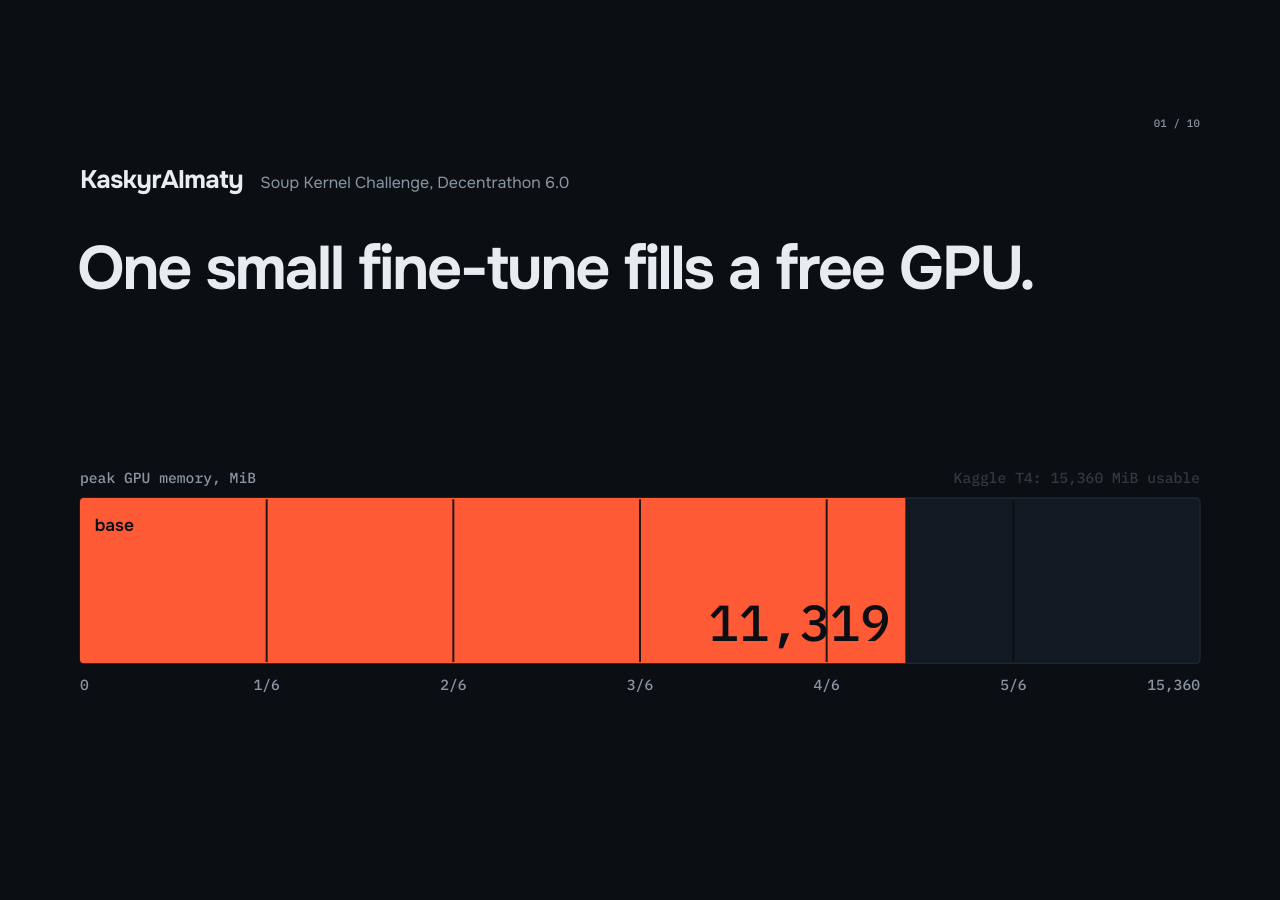
<file: index.html>
<!doctype html>
<html lang="en">
<head>
<meta charset="utf-8">
<meta name="viewport" content="width=device-width, initial-scale=1">
<title>KaskyrAlmaty: 14,345 → 2,541 MiB</title>
<link rel="stylesheet" href="assets/core.css">
</head>
<body>
<div id="viewport">
  <div id="stage">
    <div id="slides"></div>
    <svg id="boxlayer" class="boxlayer" viewBox="0 0 1920 1080" width="1920" height="1080" aria-label="GPU memory"></svg>
    <div id="hud"></div>
  </div>
</div>
<script src="assets/gsap.min.js"></script>
<script src="assets/ledger.js"></script>
<script src="assets/core.js"></script>
<!-- Chapters: a missing file only 404s; core shows a placeholder slide in its place. -->
<script src="chapters/01-hook.js"></script>
<script src="chapters/02-why.js"></script>
<script src="chapters/03-rules.js"></script>
<script src="chapters/04-where.js"></script>
<script src="chapters/05-head.js"></script>
<script src="chapters/06-body.js"></script>
<script src="chapters/07-process.js"></script>
<script src="chapters/08-result.js"></script>
<script src="chapters/09-limits.js"></script>
<script src="chapters/10-close.js"></script>
<script>Deck.start();</script>
</body>
</html>
</file>
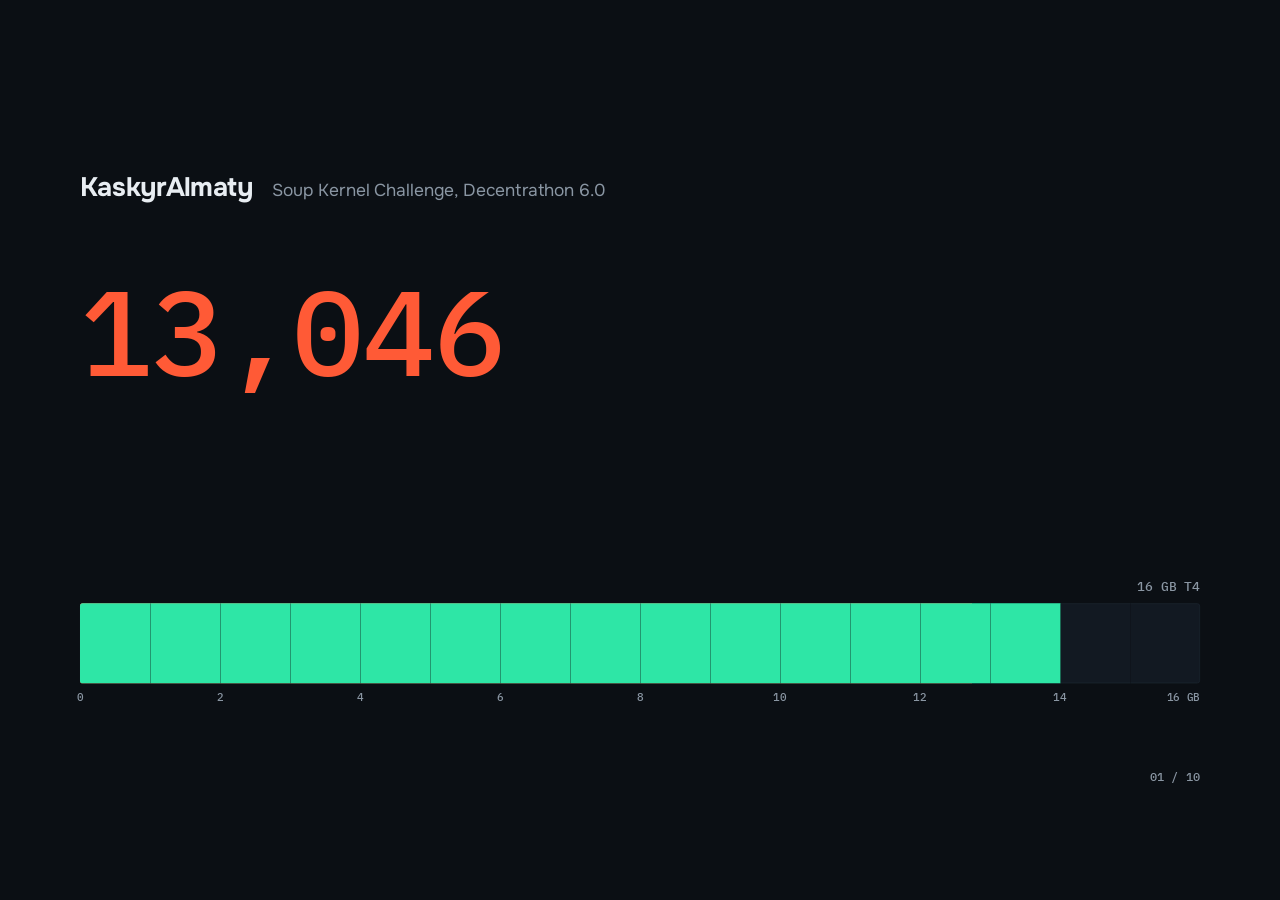
<file: v1/index.html>
<!doctype html>
<html lang="en">
<head>
<meta charset="utf-8">
<meta name="viewport" content="width=device-width, initial-scale=1">
<title>KaskyrAlmaty: Soup Kernel Challenge, 14,345 to 2,541 MiB</title>
<link rel="stylesheet" href="assets/deck.css">
</head>
<body>
<div id="viewport">
<div id="stage">

<!-- 1. Title -->
<section class="slide s-title" data-mem="2541" data-title="Title">
  <div class="team">
    <span class="team-name">KaskyrAlmaty</span>
    <span class="team-event">Soup Kernel Challenge, Decentrathon 6.0</span>
  </div>
  <h1 class="hero-num">
    <span class="mono base-c" id="t-base">14,345</span>
    <span class="arrow">&rarr;</span>
    <span class="mono ours-c" id="t-ours">2,541</span>
    <span class="unit">MiB</span>
  </h1>
  <p class="lede">Peak GPU memory of one fixed LoRA fine-tune on a free 16 GB Kaggle T4. Same training, same eval loss, 5.6&times; less memory, our own Triton kernels.</p>
  <div class="bigbar" id="t-bar">
    <div class="bb-track"></div>
    <div class="bb-fill base" data-mib="14345"></div>
    <div class="bb-fill ours" data-mib="2541"></div>
    <div class="bb-ticks"></div>
    <div class="bb-cap mono">16 GB T4</div>
  </div>
</section>

<!-- 2. The task -->
<section class="slide s-task" data-mem="14345" data-title="The task">
  <h2>Change nothing about the training.<br>Make it smaller and faster with our own kernels.</h2>
  <div class="task-grid">
    <div class="spec">
      <div class="spec-row"><span class="k">model</span><span class="v">Qwen2-family, NF4 4-bit weights</span></div>
      <div class="spec-row"><span class="k">adapter</span><span class="v">LoRA on <code>q_proj</code> / <code>v_proj</code></span></div>
      <div class="spec-row"><span class="k">depth</span><span class="v mono">28 decoder layers</span></div>
      <div class="spec-row"><span class="k">vocabulary</span><span class="v mono">151,936 tokens</span></div>
      <div class="spec-row"><span class="k">GPU</span><span class="v">Kaggle T4, 16 GB, free tier</span></div>
      <div class="spec-row locked"><span class="k">frozen</span><span class="v">task, data, steps, optimizer, outputs</span></div>
      <div class="spec-row"><span class="k">ours</span><span class="v">Triton kernels, written by us</span></div>
      <div class="checks" id="task-checks">
        <div class="check-row"></div>
        <p class="note">10 admission checks in <code>harness/check_rules.py</code>. Fail one and the entry scores nothing.</p>
      </div>
    </div>
    <div class="score">
      <div class="formula mono">Score = <span class="speed-c">35&middot;ln(s&prime;)/ln(1.5)</span> + <span class="ours-c">30&middot;ln(m&prime;)/ln(3)</span></div>
      <p class="formula-sub">s = speed ratio, m = memory ratio, base over ours. A ratio under 1.05 counts as 1.0.</p>
      <svg class="score-plot" id="score-plot" viewBox="0 0 860 470"></svg>
    </div>
  </div>
</section>

<!-- 3. Where the memory goes -->
<section class="slide s-mem" data-mem="14345" data-title="Where the memory goes">
  <h2>The base run fills 14.3 of 16 GB.<br>Copies of one tensor take 5 to 7 GB of it.</h2>
  <div class="logits-block">
    <svg id="logits-svg" viewBox="0 0 1680 330"></svg>
  </div>
  <div class="bigbar mem-bar" id="m-bar">
    <div class="bb-track"></div>
    <div class="bb-seg seg-logit" data-from="0" data-mib="6300"><span>logit copies, est. 5&ndash;7 GB</span></div>
    <div class="bb-seg seg-act" data-from="6300" data-mib="8045"><span>28 layers of activations saved for backward: the rest</span></div>
    <div class="bb-range" data-from="5120" data-mib="2048"></div>
    <div class="bb-ticks"></div>
    <div class="bb-peak mono" data-mib="14345">14,345 MiB peak</div>
  </div>
</section>

<!-- 4. Head lane -->
<section class="slide s-head" data-mem="5283" data-title="Head lane: streamed vocabulary">
  <h2>Head lane: the 151,936-wide logits never exist.</h2>
  <p class="byline">Alikhan Amirkhanov, <code>solution/head/</code></p>
  <svg id="head-svg" viewBox="0 0 1680 420"></svg>
  <div class="head-bottom">
    <div class="bwd">
      <h3>Backward streams the frozen weight in slices</h3>
      <ol class="pipe" id="head-pipe">
        <li>gather supervised positions</li>
        <li>stream frozen weight slices</li>
        <li>compensated hi + lo fp16 derivatives</li>
        <li>two cuBLAS FP32 products</li>
        <li>one cast and scatter</li>
      </ol>
      <p class="note">Checked against independent unrounded FP64 autograd, <span class="mono">rtol 0.01 / atol 0.003</span>. Ideas from Liger fused linear CE and Apple Cut Cross-Entropy; the code is ours.</p>
    </div>
    <div class="kernels">
      <h3>7 Triton kernels, <code>kernels.py</code></h3>
      <ul class="mono klist">
        <li>head_stats_partial_kernel</li>
        <li>head_online_merge_kernel</li>
        <li>head_stats_finish_kernel</li>
        <li>head_residual_max_kernel</li>
        <li>head_residual_scale_kernel</li>
        <li>head_ce_compensated_kernel</li>
        <li>head_accumulate_compensated_kernel</li>
      </ul>
    </div>
    <div class="delta" id="head-delta">
      <div class="delta-from mono base-c">9,661</div>
      <div class="delta-to mono ours-c">5,283 <small>MiB</small></div>
      <p class="note">body-only solution, then with the streamed head</p>
    </div>
  </div>
</section>

<!-- 5. Body lane -->
<section class="slide s-body" data-mem="2541" data-title="Body lane: forget and recompute">
  <h2>Body lane: forget activations in forward,<br>rebuild them exactly in backward.</h2>
  <p class="byline">Timur Ishmurzin, <code>solution/body/</code></p>
  <svg id="body-svg" viewBox="0 0 1680 360"></svg>
  <div class="body-bottom">
    <div class="recipe">
      <h3>Exact residual reconstruction</h3>
      <div class="eq mono">
        <div><span class="dim">forward</span><span>h = x<sub>fp32</sub> + attn(x)<sub>fp16</sub></span></div>
        <div><span class="dim">base</span><span class="base-c">stores h for backward</span></div>
        <div><span class="dim">ours</span><span class="ours-c">rebuilds h from x and the actual attn branch, same ordered FP32 sum</span></div>
      </div>
      <p class="note">No casting, compression or caches: the rebuilt value is the one forward computed. Own recompute of MLP, attention and norm input, with RNG replay so LoRA dropout 0.05 stays identical.</p>
    </div>
    <div class="kernels">
      <h3>4 Triton kernels</h3>
      <ul class="mono klist">
        <li>body_nf4_decode_weight</li>
        <li>body_rmsnorm_forward</li>
        <li>body_rmsnorm_backward</li>
        <li>body_rope_token_kernel</li>
      </ul>
      <p class="note">NF4 dequant for backward, RMSNorm both ways, RoPE per token.</p>
    </div>
    <div class="delta" id="body-delta">
      <div class="delta-from mono base-c">5.3 GB</div>
      <div class="delta-to mono ours-c">2.5 <small>GB</small></div>
      <p class="note">replay + reconstruction on top of the streamed head</p>
    </div>
  </div>
</section>

<!-- 6. Results -->
<section class="slide s-res" data-mem="2541" data-title="Results">
  <h2>Run 52, Kaggle T4: 5.6&times; less memory, same loss.</h2>
  <div class="res-bars" id="res-bars">
    <div class="rb-row">
      <span class="rb-label">base</span>
      <div class="bigbar slim"><div class="bb-track"></div><div class="bb-fill base" data-mib="14345"></div><div class="bb-ticks"></div></div>
      <span class="rb-val mono base-c">14,345 MiB</span>
    </div>
    <div class="rb-row">
      <span class="rb-label">ours</span>
      <div class="bigbar slim"><div class="bb-track"></div><div class="bb-fill ours" data-mib="2541"></div><div class="bb-mark" data-mib="2400"><span>Unsloth, similar LoRA, ~2,400</span></div><div class="bb-ticks"></div></div>
      <span class="rb-val mono ours-c">2,541 MiB</span>
    </div>
  </div>
  <div class="res-grid">
    <div class="fig fig-m"><div class="fig-n mono ours-c">5.6454</div><p>m, memory ratio. Memory term &asymp; 47.3 points.</p></div>
    <div class="fig"><div class="fig-n mono">2.04964 <span class="sm">&rarr;</span> 2.04961</div><p>eval loss, base to ours (&minus;0.001%)</p></div>
    <div class="fig"><div class="check-row" id="res-checks"></div><p>10 of 10 admission checks; 350 solution tests and 79 Soup regression tests pass in the run</p></div>
    <div class="fig"><div class="fig-n mono">8.50%</div><div class="share"><div class="share-fill"></div><div class="share-req"></div></div><p>own-kernel share of training time, 5% required</p></div>
    <div class="fig"><div class="fig-n mono">83.13 <span class="sm">&rarr;</span> <span class="base-c">90.07 s</span></div><p>wall time of <code>soup train</code>; speed term 0</p></div>
  </div>
</section>

<!-- 7. How we worked -->
<section class="slide s-proc" data-mem="2541" data-title="How we worked">
  <h2>Two humans, two AI orchestrators, one measuring loop.</h2>
  <div class="proc-grid">
    <div class="proc-text">
      <div class="loop mono" id="loop">
        <span>experiment</span><span class="la">&rarr;</span><span>Kaggle T4</span><span class="la">&rarr;</span><span>ledger row</span>
      </div>
      <dl class="proc-facts">
        <div><dt class="mono">~550</dt><dd>ledger rows across both lanes</dd></div>
        <div><dt class="mono">~110</dt><dd>experiment branches; dead ideas stay as branches with a kill row</dd></div>
        <div><dt class="mono">3 h</dt><dd>between fresh independent reviews</dd></div>
        <div><dt class="mono">every</dt><dd>merge into main gets a cross-lane review</dd></div>
      </dl>
    </div>
    <div class="proc-chart">
      <svg id="ledger-svg" viewBox="0 0 1060 640"></svg>
      <div class="legend"><span class="lg lg-h">head lane run</span><span class="lg lg-b">body lane run</span><span class="lg lg-k">killed idea</span><span class="lg lg-f">best admitted-so-far peak</span></div>
    </div>
  </div>
</section>

<!-- 8. Honest limits -->
<section class="slide s-lim" data-mem="2541" data-title="Honest limits">
  <h2>What we did not win: speed.<br>Recompute costs time, and the margin is thin.</h2>
  <svg id="lim-svg" viewBox="0 0 1680 380"></svg>
  <div class="lim-grid">
    <div><h3>Why we submit 029d932</h3><p>The previous main reached 2,459 MiB and passed in run 49, then failed check 8 in run 51 at &times;1.136. Commit <code>029d932</code> gives up 82 MiB and passes, 1.37 s inside the limit.</p></div>
    <div><h3>Precision is a contract</h3><p>Head gradients follow an explicit FP64-reference contract, not elementwise agreement with dense autocast.</p></div>
    <div><h3>Guarded to this task</h3><p>T4 fp16 path, this model. Unsupported paths fall back to the stock code.</p></div>
  </div>
</section>

<!-- 9. Next steps -->
<section class="slide s-next" data-mem="2541" data-title="Next steps">
  <h2>Next: win back the 7 seconds, then go past the base.</h2>
  <svg id="next-svg" viewBox="0 0 1680 330"></svg>
  <div class="next-grid">
    <div><span class="nk mono">1</span><h3>Overlap or fuse the recompute</h3><p>Backward rebuilds what forward dropped. Overlapping it with the GEMMs, or fusing it into them, is where the 8% went.</p></div>
    <div><span class="nk mono">2</span><h3>Fuse NF4 dequant into the GEMM</h3><p>Today the weight is decoded to fp16, then multiplied. One kernel would skip the round trip through memory.</p></div>
    <div><span class="nk mono">3</span><h3>Cut start-up</h3><p>About 24 s of the wall is model load and 4-bit quantization, before the first step runs.</p></div>
  </div>
</section>

<!-- 10. Team and links -->
<section class="slide s-end" data-mem="2541" data-title="Team and links">
  <h2>KaskyrAlmaty</h2>
  <div class="people">
    <div><div class="pn">Alikhan Amirkhanov</div><p>captain, head lane: streamed vocabulary, compensated backward</p></div>
    <div><div class="pn">Timur Ishmurzin</div><p>body lane: recompute, exact residual reconstruction, NF4, RMSNorm, RoPE</p></div>
  </div>
  <dl class="links mono">
    <div><dt>run it</dt><dd>kaggle.com/code/alikhanamirkhanov/kaskyr-head-1?scriptVersionId=364215273</dd></div>
    <div><dt>code</dt><dd>github.com/BAITC-Hacks/hack-bb68f34c-kaskyralmaty</dd></div>
    <div><dt>commit</dt><dd>029d932920765cb17f40daf651c5bf0042db74d0</dd></div>
  </dl>
  <div class="end-cap mono"><span class="base-c">14,345</span> &rarr; <span class="ours-c">2,541 MiB</span> on a 16 GB T4</div>
  <div class="bigbar end-bar" id="e-bar">
    <div class="bb-track"></div>
    <div class="bb-fill base ghost" data-mib="14345"></div>
    <div class="bb-fill ours" data-mib="2541"></div>
    <div class="bb-ticks"></div>
  </div>
</section>

<footer id="chrome">
  <div class="mini" title="peak GPU memory at this point of the story">
    <div class="mini-track"><div class="mini-base"></div><div class="mini-fill"></div></div>
    <span class="mini-val mono"></span>
  </div>
  <span class="pageno mono"></span>
</footer>
</div>
</div>
<script src="assets/gsap.min.js"></script>
<script src="assets/ledger.js"></script>
<script src="assets/deck.js"></script>
</body>
</html>
</file>
<file: assets/core.css>
/* KaskyrAlmaty deck v2: core styles. Chapter styles live in their modules (selectors start with .ch-<id>). */
@font-face { font-family: "Onest"; src: url("fonts/Onest.ttf") format("truetype"); font-weight: 100 900; font-display: block; }
@font-face { font-family: "Plex Mono"; src: url("fonts/IBMPlexMono-Medium.ttf") format("truetype"); font-weight: 100 900; font-display: block; }

:root {
  --bg: #0B0F14; --ink: #E8EDF2; --dim: #8A96A3; --base: #FF5A36; --ours: #2EE6A6; --mech: #5B8CFF;
  --line: #1E2833; --panel: #121922; --edge: #3A4756;
  --sans: "Onest", system-ui, sans-serif; --mono: "Plex Mono", ui-monospace, monospace;
}
* { box-sizing: border-box; margin: 0; padding: 0; }
html, body { background: var(--bg); color: var(--ink); height: 100%; overflow: hidden; }
body { font-family: var(--sans); font-weight: 400; -webkit-font-smoothing: antialiased; text-rendering: geometricPrecision; }

/* Stage: absolute centring + uniform scale (never grid centring). core.js sets the transform. */
#viewport { position: fixed; inset: 0; overflow: hidden; background: var(--bg); }
#stage { position: absolute; left: 50%; top: 50%; width: 1920px; height: 1080px; transform-origin: 50% 50%;
  transform: translate(-50%, -50%); overflow: hidden; background: var(--bg); }
#slides { position: absolute; inset: 0; }
.slide { position: absolute; inset: 0; width: 1920px; height: 1080px; padding: 88px 120px 0; visibility: hidden; overflow: hidden; }
.slide.active { visibility: visible; }
.boxlayer { position: absolute; left: 0; top: 0; width: 1920px; height: 1080px; overflow: visible; pointer-events: none; z-index: 5; }
#hud { position: absolute; right: 120px; top: 40px; z-index: 6; font: 500 16px var(--mono); color: var(--dim); letter-spacing: .02em; pointer-events: none; }

/* shared typography chapters may use */
code, .mono { font-family: var(--mono); font-weight: 500; letter-spacing: -0.01em; }
.base-c { color: var(--base); } .ours-c { color: var(--ours); } .mech-c { color: var(--mech); } .dim { color: var(--dim); } .ink { color: var(--ink); }
h1, h2, h3 { font-weight: 650; letter-spacing: -0.025em; }
h1 { font-size: 88px; line-height: 1.0; }
h2 { font-size: 60px; line-height: 1.08; max-width: 1560px; }
h3 { font-size: 26px; letter-spacing: -0.01em; font-weight: 600; }
p { font-size: 24px; line-height: 1.4; color: var(--dim); }
.kicker { font: 500 18px var(--mono); color: var(--dim); letter-spacing: .04em; text-transform: uppercase; margin-bottom: 18px; }
/* default font for SVG text; no fill here, so a chapter's fill attribute wins (SVG default fill is black: set one) */
svg text { font-family: var(--mono); font-weight: 500; }
/* zero-specificity fallback fill for chapter SVG text that sets no fill attribute (any chapter rule or attribute wins) */
:where(.slide svg text:not([fill])) { fill: var(--dim); }
svg .sans { font-family: var(--sans); }

/* the memory box */
.mbox text { font-family: var(--mono); font-weight: 500; fill: var(--dim); }
.mbox .mb-lbl { font-family: var(--sans); font-weight: 600; font-size: 17px; }
.mbox .mb-above { font-family: var(--sans); font-weight: 500; font-size: 15px; }
.mbox .mb-tick { font-size: 15px; fill: var(--dim); }
.mbox .mb-crisp { shape-rendering: crispEdges; }

/* placeholder + errors */
.placeholder { display: flex; flex-direction: column; gap: 18px; padding-top: 300px; }
.placeholder .ph-n { font: 500 22px var(--mono); color: var(--dim); }
.placeholder .ph-t { font-size: 56px; font-weight: 600; color: #2A3644; letter-spacing: -0.02em; }
.ch-error { position: absolute; left: 120px; top: 40px; z-index: 9; font: 500 16px var(--mono); color: var(--base); background: #2A1610; padding: 8px 12px; white-space: pre-wrap; max-width: 1680px; }

/* video: nothing may move by wall clock */
body.video *, body.video *::before, body.video *::after { transition: none !important; animation: none !important; caret-color: transparent; }
body.video #hud { display: none; }

/* print: every slide at its keyframe, one per page */
body.print, html.print { overflow: visible; height: auto; }
body.print #viewport { position: static; }
body.print #stage { position: relative; left: 0; top: 0; transform: none !important; height: auto; overflow: visible; }
body.print #slides { position: static; }
body.print .slide { position: relative; visibility: visible; break-after: page; page-break-after: always; }
body.print #hud { display: none; }
body.print .pg-print { position: absolute; right: 120px; top: 40px; font: 500 16px var(--mono); color: var(--dim); z-index: 6; }
@page { size: 1920px 1080px; margin: 0; }
</file>
<file: v1/assets/deck.css>
@font-face { font-family: "Onest"; src: url("fonts/Onest.ttf") format("truetype"); font-weight: 100 900; font-display: block; }
@font-face { font-family: "Plex Mono"; src: url("fonts/IBMPlexMono-Medium.ttf") format("truetype"); font-weight: 500; font-display: block; }

:root {
  --bg: #0B0F14; --ink: #E8EDF2; --dim: #8A96A3; --base: #FF5A36; --ours: #2EE6A6; --mech: #5B8CFF;
  --line: #1E2833; --panel: #121922;
  --sans: "Onest", system-ui, sans-serif; --mono: "Plex Mono", ui-monospace, monospace;
}
* { box-sizing: border-box; margin: 0; padding: 0; }
html, body { background: var(--bg); color: var(--ink); height: 100%; overflow: hidden; }
body { font-family: var(--sans); font-weight: 400; -webkit-font-smoothing: antialiased; }
code, .mono { font-family: var(--mono); font-weight: 500; letter-spacing: -0.01em; }
code { color: var(--ink); font-size: 0.9em; }
.base-c { color: var(--base); } .ours-c { color: var(--ours); } .speed-c { color: var(--mech); } .dim { color: var(--dim); }

#viewport { position: fixed; inset: 0; overflow: hidden; }
#stage { position: absolute; left: 50%; top: 50%; width: 1920px; height: 1080px; transform-origin: center center; transform: translate(-50%, -50%); }
.slide { position: absolute; inset: 0; padding: 88px 120px 120px; visibility: hidden; }
.slide.active { visibility: visible; }

h1, h2, h3 { font-weight: 650; letter-spacing: -0.025em; }
h2 { font-size: 60px; line-height: 1.08; max-width: 1560px; }
h3 { font-size: 26px; letter-spacing: -0.01em; font-weight: 600; margin-bottom: 14px; }
p { font-size: 24px; line-height: 1.4; color: var(--dim); }
.note { font-size: 20px; line-height: 1.4; color: var(--dim); margin-top: 14px; max-width: 34em; }
.byline { font-size: 22px; margin-top: 12px; }

/* chrome */
#chrome { position: absolute; left: 0; bottom: 0; width: 1920px; height: 0; }
.mini { position: absolute; left: 120px; bottom: 44px; display: flex; align-items: center; gap: 18px; }
.mini-track { position: relative; width: 420px; height: 10px; background: var(--line); border-radius: 2px; overflow: hidden; }
.mini-base { position: absolute; left: 0; top: 0; bottom: 0; border: 1.5px solid var(--base); border-right-width: 2px; opacity: .55; }
.mini-fill { position: absolute; left: 0; top: 0; bottom: 0; background: var(--ours); }
.mini-fill.is-base { background: var(--base); }
.mini-val { font-size: 18px; color: var(--dim); }
.pageno { position: absolute; right: 120px; bottom: 38px; font-size: 18px; color: var(--dim); }

/* the 16 GB bar */
.bigbar { position: relative; height: 96px; width: 100%; }
.bb-track { position: absolute; inset: 0; background: var(--panel); border: 1px solid var(--line); border-radius: 4px; }
.bb-fill, .bb-seg, .bb-range { position: absolute; top: 0; bottom: 0; left: 0; border-radius: 4px 0 0 4px; }
.bb-fill.base { background: var(--base); }
.bb-fill.ours { background: var(--ours); }
.bb-fill.base.ghost, .s-title .bb-fill.base { background: transparent; border: 2px solid var(--base); }
.bb-ticks { position: absolute; inset: 0; pointer-events: none; }
.bb-ticks i { position: absolute; top: 0; bottom: 0; width: 1px; background: rgba(11,15,20,.55); }
.bb-ticks b { position: absolute; top: calc(100% + 10px); transform: translateX(-50%); white-space: nowrap; font: 500 16px var(--mono); color: var(--dim); }
.bb-cap { position: absolute; right: 0; bottom: calc(100% + 12px); font-size: 20px; color: var(--dim); }

/* 1 title */
.s-title { padding-top: 120px; }
.team { display: flex; align-items: baseline; gap: 28px; }
.team-name { font-size: 40px; font-weight: 700; letter-spacing: -0.02em; }
.team-event { font-size: 26px; color: var(--dim); }
.hero-num { margin-top: 110px; font-size: 180px; line-height: .9; font-weight: 500; letter-spacing: -0.04em; display: flex; align-items: baseline; gap: 40px; white-space: nowrap; }
.hero-num .arrow { font-family: var(--sans); font-weight: 300; color: var(--dim); font-size: 130px; }
.hero-num .unit { font-family: var(--sans); font-size: 64px; font-weight: 500; color: var(--dim); letter-spacing: 0; }
.lede { margin-top: 44px; font-size: 32px; max-width: 30em; color: var(--ink); line-height: 1.35; }
#t-bar { position: absolute; left: 120px; right: 120px; bottom: 190px; width: auto; height: 120px; }

/* 2 task */
.task-grid { display: grid; grid-template-columns: 720px 1fr; gap: 80px; margin-top: 56px; }
.spec-row { display: grid; grid-template-columns: 170px 1fr; padding: 13px 0; border-bottom: 1px solid var(--line); font-size: 26px; }
.spec-row .k { color: var(--dim); font-size: 22px; padding-top: 3px; }
.spec-row.locked .v { color: var(--base); }
.spec-row.locked .v::before { content: ""; display: inline-block; width: 14px; height: 14px; border: 2px solid var(--base); border-radius: 3px; margin-right: 12px; vertical-align: 1px; }
.checks { margin-top: 30px; }
.check-row { display: flex; gap: 10px; }
.check-row i { width: 46px; height: 46px; border-radius: 4px; border: 2px solid var(--dim); display: grid; place-items: center; font: 500 18px var(--mono); color: var(--dim); font-style: normal; }
.check-row i.ok { border-color: var(--ours); background: var(--ours); position: relative; }
.check-row i.ok::after { content: ""; position: absolute; left: 50%; top: 44%; width: 9px; height: 17px; border: solid var(--bg); border-width: 0 3.5px 3.5px 0; transform: translate(-50%, -50%) rotate(45deg); }
.formula { font-size: 34px; white-space: nowrap; }
.formula-sub { margin-top: 14px; font-size: 22px; }
.score-plot { margin-top: 18px; width: 860px; height: 470px; overflow: visible; }

/* svg text */
svg text { font-family: var(--mono); font-weight: 500; fill: var(--dim); }
svg .t-ink { fill: var(--ink); } svg .t-base { fill: var(--base); } svg .t-ours { fill: var(--ours); } svg .t-mech { fill: var(--mech); }
svg .sans { font-family: var(--sans); font-weight: 500; }

/* 3 memory */
.logits-block { margin-top: 40px; height: 330px; }
#logits-svg { width: 1680px; height: 330px; overflow: visible; }
.mem-bar { margin-top: 110px; height: 120px; }
.bb-seg { border-radius: 0; display: flex; align-items: center; padding-left: 22px; overflow: hidden; white-space: nowrap; }
.bb-seg span { font-size: 22px; font-weight: 600; color: var(--bg); }
.seg-logit { background: var(--base); border-radius: 4px 0 0 4px; }
.seg-act { background: #B8432A; }
.seg-act span { color: var(--ink); }
.bb-range { border-radius: 0; top: -16px; bottom: auto; height: 8px; border: 2px solid var(--base); border-top: none; background: none; }
.bb-peak { position: absolute; top: -40px; font-size: 22px; color: var(--base); transform: translateX(-100%); white-space: nowrap; }
.bb-peak::after { content: ""; position: absolute; right: 0; top: 30px; width: 2px; height: 120px; background: var(--base); }

/* 4 head */
#head-svg { width: 1680px; height: 420px; margin-top: 18px; overflow: visible; }
.head-bottom, .body-bottom { display: grid; grid-template-columns: 1fr 500px 320px; gap: 56px; margin-top: 12px; }
.pipe { list-style: none; display: flex; gap: 8px; flex-wrap: nowrap; }
.pipe li { flex: 1; font-size: 18px; line-height: 1.25; padding: 12px 12px; border: 1.5px solid var(--mech); border-radius: 4px; color: var(--ink); min-height: 76px; position: relative; }
.pipe li:nth-child(3) { border-color: var(--ours); }
.klist { list-style: none; font-size: 19px; line-height: 1.55; color: var(--ink); }
.delta { text-align: right; white-space: nowrap; }
.delta .note { white-space: normal; }
.delta-from { font-size: 40px; text-decoration: line-through; text-decoration-thickness: 3px; }
.delta-to { font-size: 72px; line-height: 1.05; }
.delta-to small { font-size: 28px; color: var(--dim); }
.delta .note { margin-left: auto; }

/* 5 body */
#body-svg { width: 1680px; height: 360px; margin-top: 18px; overflow: visible; }
.body-bottom { grid-template-columns: 1fr 420px 320px; margin-top: 28px; }
.eq { font-size: 21px; line-height: 1.45; color: var(--ink); display: grid; gap: 10px; }
.eq div { display: grid; grid-template-columns: 110px 1fr; }
.eq sub { font-size: 14px; color: var(--dim); }

/* 6 results */
.res-bars { margin-top: 80px; display: grid; gap: 40px; }
.rb-row { display: grid; grid-template-columns: 100px 1fr 230px; align-items: center; gap: 28px; }
.rb-label { font-size: 26px; color: var(--dim); }
.rb-val { font-size: 32px; text-align: right; }
.bigbar.slim { height: 80px; }
.bb-mark { position: absolute; top: -12px; bottom: -12px; width: 2px; background: var(--ink); }
.bb-mark span { position: absolute; left: 14px; top: 50%; transform: translateY(-50%); font-size: 19px; color: var(--ink); white-space: nowrap; margin-left: 6px; }
.s-res .bb-ticks b { display: none; }
.res-grid { display: grid; grid-template-columns: 1.15fr 1fr 1fr 1fr 1fr; gap: 44px; margin-top: 120px; }
.fig { border-top: 2px solid var(--line); padding-top: 22px; }
.fig-m { border-top-color: var(--ours); }
.fig-n { font-size: 40px; line-height: 1.1; white-space: nowrap; }
.fig-m .fig-n { font-size: 88px; line-height: .95; }
.fig-n .sm { color: var(--dim); }
.fig p { font-size: 20px; margin-top: 14px; }
.fig .check-row { gap: 6px; flex-wrap: wrap; width: 230px; }
.fig .check-row i { width: 40px; height: 40px; font-size: 15px; }
.share { position: relative; height: 12px; background: var(--line); margin-top: 16px; border-radius: 2px; }
.share-fill { position: absolute; left: 0; top: 0; bottom: 0; width: 85%; background: var(--ours); border-radius: 2px; }
.share-req { position: absolute; left: 50%; top: -7px; bottom: -7px; width: 2px; background: var(--ink); }

/* 7 process */
.proc-grid { display: grid; grid-template-columns: 560px 1020px; gap: 0 40px; margin-top: 48px; }
.loop { display: flex; flex-wrap: nowrap; align-items: center; gap: 8px; font-size: 20px; white-space: nowrap; }
.loop span:not(.la) { border: 1.5px solid var(--mech); padding: 8px 10px; border-radius: 4px; }
.loop .la { color: var(--dim); }
.proc-facts { margin-top: 44px; display: grid; gap: 26px; }
.proc-facts div { display: grid; grid-template-columns: 150px 1fr; align-items: baseline; }
.proc-facts dt { font-size: 44px; color: var(--ink); }
.proc-facts dd { font-size: 22px; color: var(--dim); line-height: 1.35; }
#ledger-svg { width: 1020px; height: 616px; overflow: visible; }
.legend { display: flex; gap: 30px; font-size: 18px; color: var(--dim); margin-top: 6px; padding-left: 90px; }
.lg::before { content: ""; display: inline-block; width: 12px; height: 12px; border-radius: 50%; margin-right: 10px; vertical-align: 0; }
.lg-h::before { background: var(--mech); } .lg-b::before { background: var(--ink); }
.lg-k::before { border: 2px solid var(--dim); width: 9px; height: 9px; }
.lg-f::before { background: var(--ours); border-radius: 1px; height: 4px; width: 22px; vertical-align: 4px; }

/* 8 limits */
#lim-svg { width: 1680px; height: 380px; margin-top: 40px; overflow: visible; }
.lim-grid, .next-grid { display: grid; grid-template-columns: 1.4fr 1fr 1fr; gap: 64px; margin-top: 30px; }
.lim-grid p, .next-grid p { font-size: 22px; }

/* 9 next */
#next-svg { width: 1680px; height: 330px; margin-top: 80px; overflow: visible; }
.next-grid { grid-template-columns: 1fr 1fr 1fr; margin-top: 50px; }
.nk { display: inline-grid; place-items: center; width: 38px; height: 38px; border: 1.5px solid var(--mech); border-radius: 50%; font-size: 18px; color: var(--mech); margin-bottom: 18px; }

/* 10 end */
.s-end h2 { font-size: 110px; letter-spacing: -0.04em; }
.people { display: grid; grid-template-columns: 1fr 1fr; gap: 80px; margin-top: 50px; max-width: 1500px; }
.pn { font-size: 40px; font-weight: 600; letter-spacing: -0.02em; margin-bottom: 10px; }
.links { margin-top: 64px; display: grid; gap: 16px; }
.links div { display: grid; grid-template-columns: 140px 1fr; font-size: 25px; }
.links dt { color: var(--dim); }
.links dd { color: var(--ink); }
.end-bar { position: absolute; left: 120px; right: 120px; bottom: 170px; width: auto; height: 40px; }
.end-cap { position: absolute; left: 120px; bottom: 236px; font-size: 26px; color: var(--dim); }
.end-bar .bb-ticks b { display: none; }

/* print: every slide at its final state */
body.print, body.print html { overflow: visible; height: auto; }
body.print #viewport { position: static; display: block; }
body.print #stage { position: relative; left: 0; top: 0; transform: none !important; width: 1920px; height: auto; }
body.print .slide { position: relative; visibility: visible; width: 1920px; height: 1080px; page-break-after: always; break-after: page; overflow: hidden; }
body.print #chrome { display: none; }
body.print .slide .pg-print { position: absolute; right: 120px; bottom: 38px; font: 500 18px var(--mono); color: var(--dim); }
@page { size: 1920px 1080px; margin: 0; }
</file>
